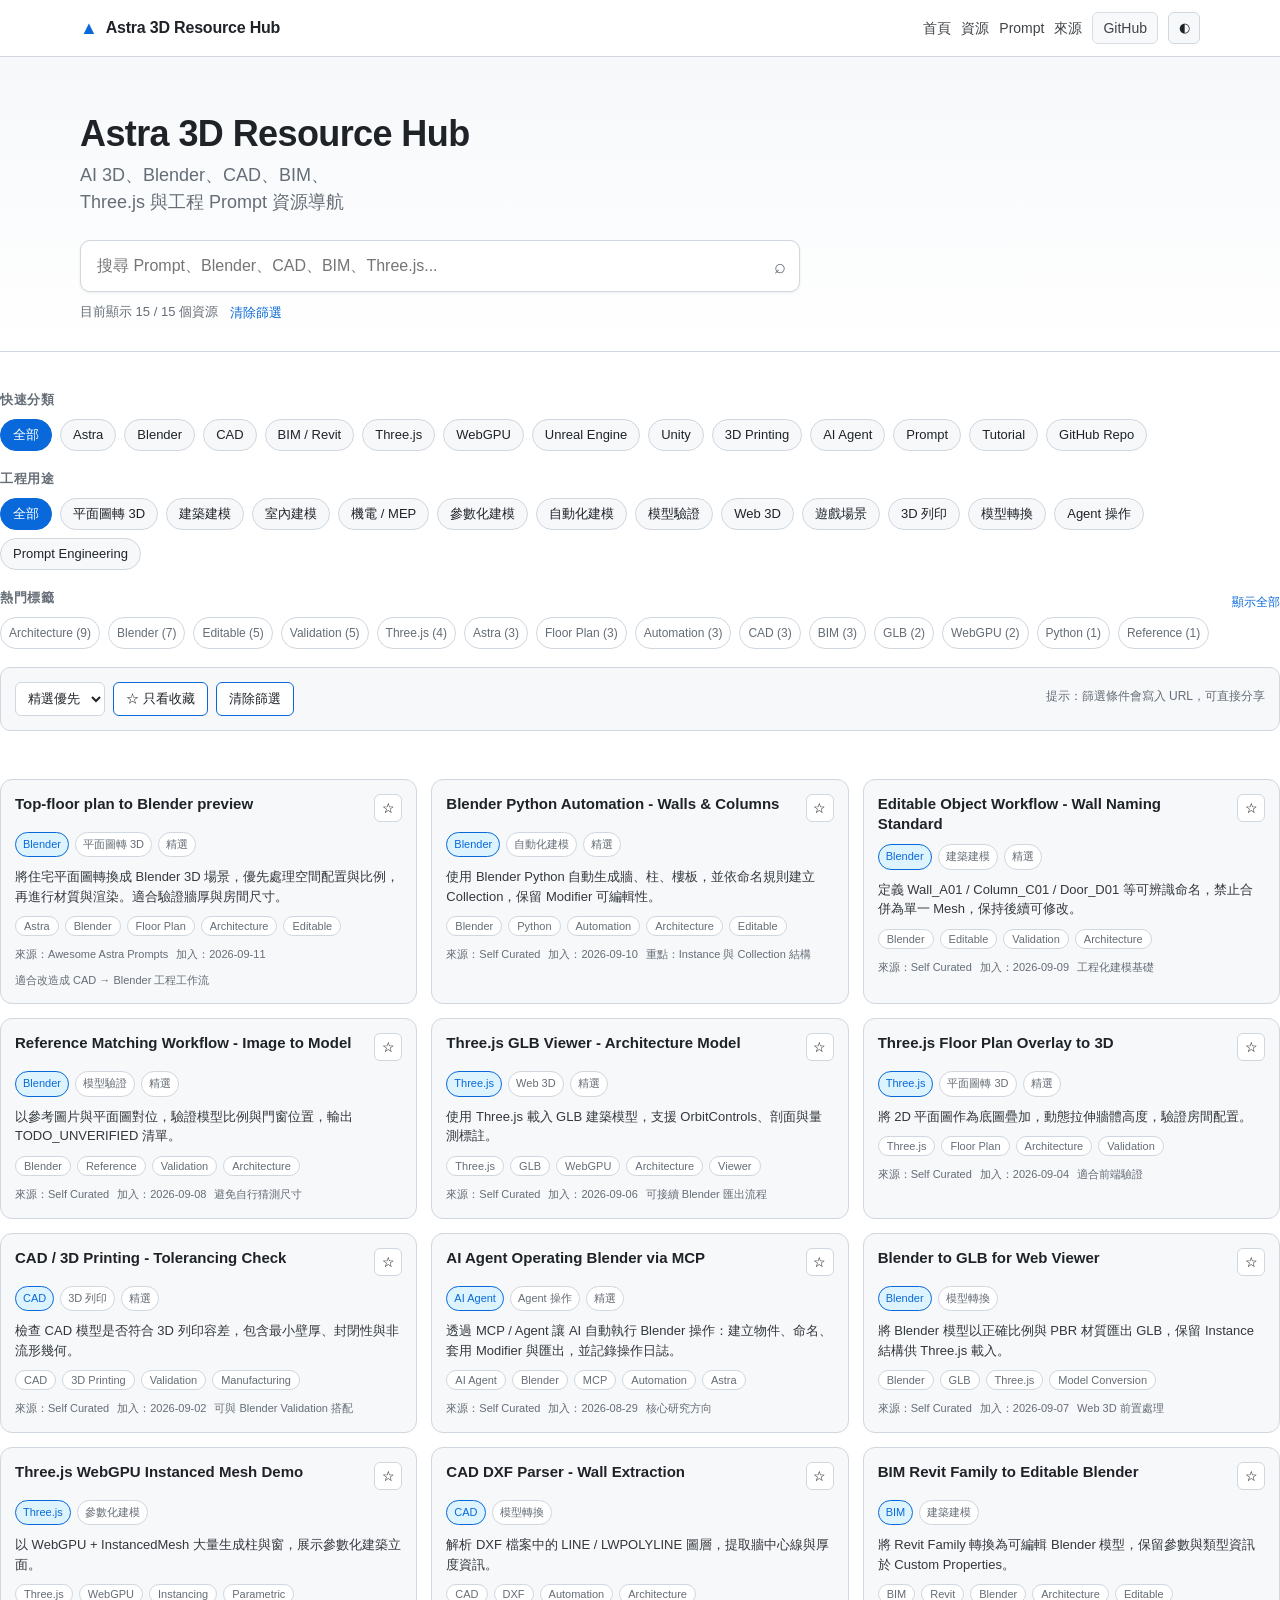
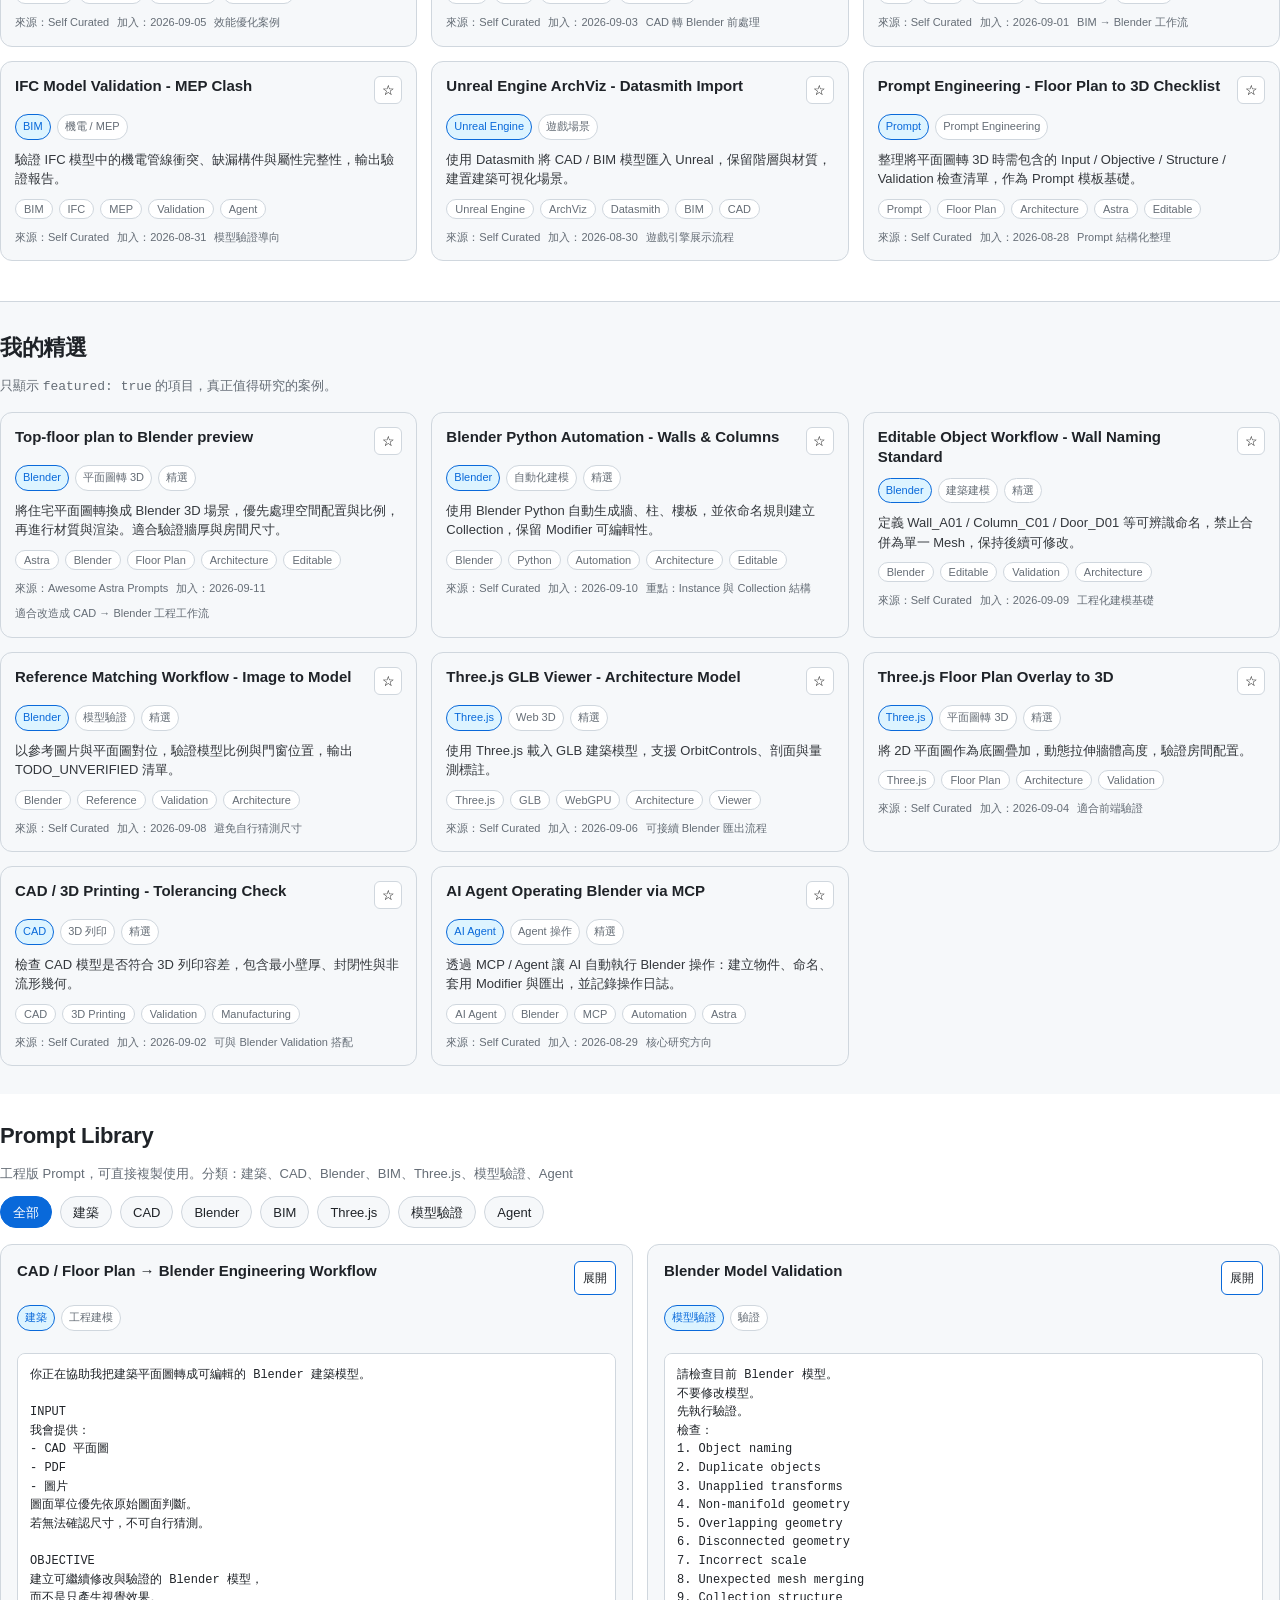
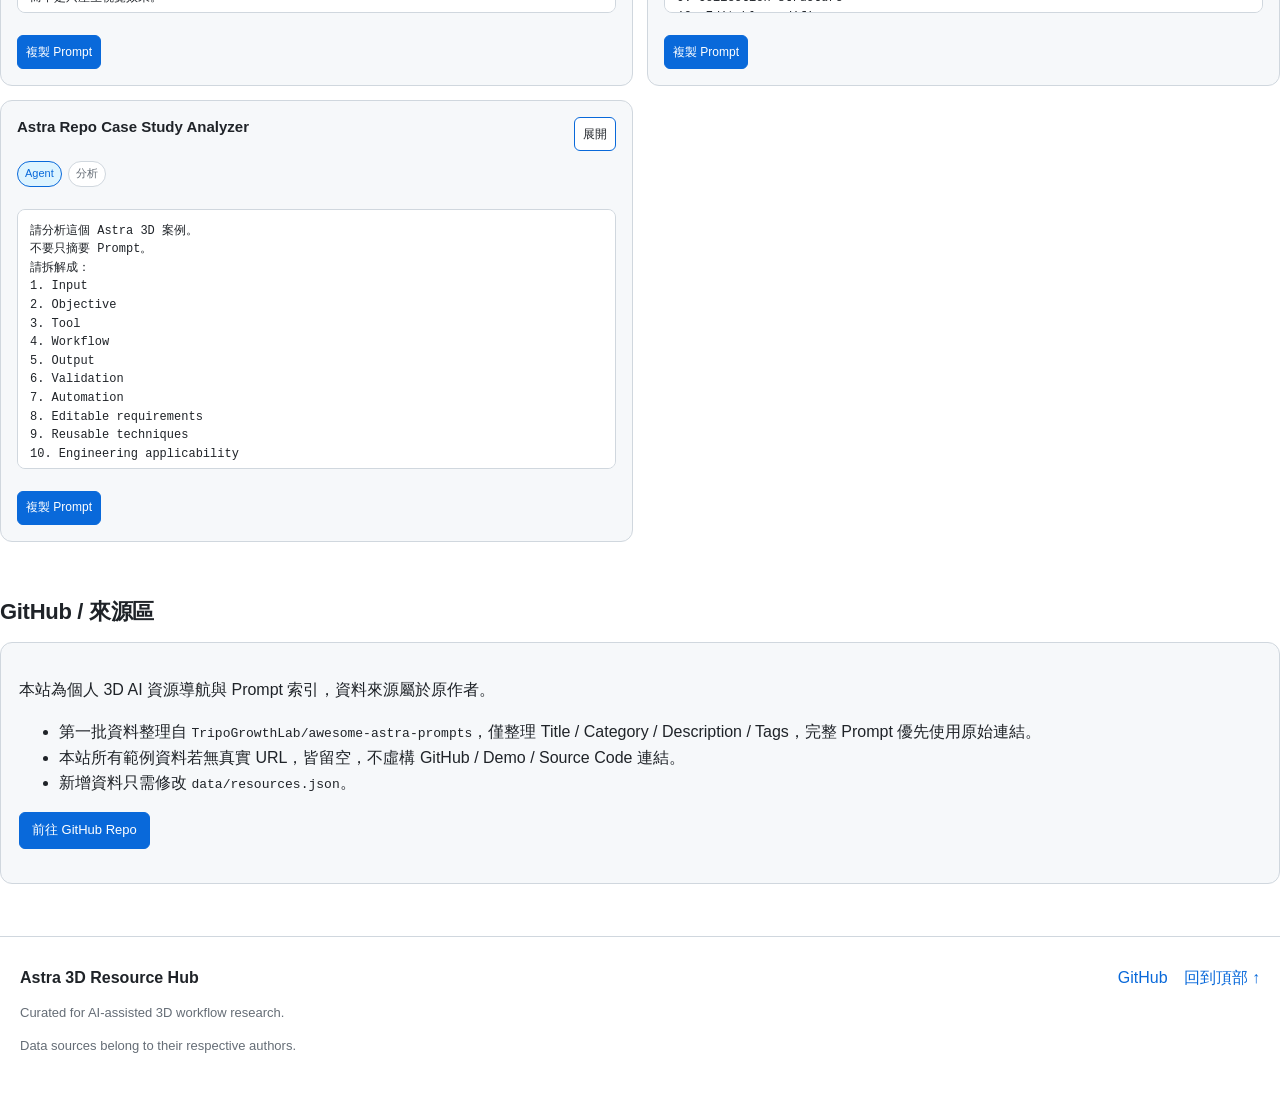
<file: index.html>
<!DOCTYPE html>
<html lang="zh-Hant">
<head>
<meta charset="UTF-8">
<meta name="viewport" content="width=device-width, initial-scale=1.0">
<title>Astra 3D Resource Hub</title>
<meta name="description" content="Curated Astra, Blender, CAD, BIM, Three.js and AI 3D workflow resources.">
<meta property="og:title" content="Astra 3D Resource Hub">
<meta property="og:description" content="AI 3D、Blender、CAD、BIM、Three.js 與工程 Prompt 資源導航">
<meta property="og:type" content="website">
<link rel="icon" href="data:,">
<link rel="stylesheet" href="./style.css">
</head>
<body>
<header id="site-header" role="banner">
  <div class="container header-inner">
    <div class="brand" aria-label="Astra 3D Resource Hub">
      <span class="brand-mark">▲</span>
      <span class="brand-text">Astra 3D Resource Hub</span>
    </div>
    <nav class="header-nav" aria-label="主導航">
      <a href="#home" class="nav-link">首頁</a>
      <a href="#resources-section" class="nav-link">資源</a>
      <a href="#prompts" class="nav-link">Prompt</a>
      <a href="#sources" class="nav-link">來源</a>
      <a href="https://github.com/rita112025-cpu/astra-3d-resource-hub" target="_blank" rel="noopener noreferrer" class="nav-link github-link" aria-label="GitHub Repo">GitHub</a>
      <button id="themeToggle" class="icon-btn" aria-label="切換深淺色模式">◐</button>
    </nav>
  </div>
</header>

<main>
  <!-- Hero -->
  <section id="home" class="hero">
    <div class="container">
      <h1 class="hero-title">Astra 3D Resource Hub</h1>
      <p class="hero-subtitle">AI 3D、Blender、CAD、BIM、<br>Three.js 與工程 Prompt 資源導航</p>
      <div class="search-wrap">
        <label for="searchInput" class="sr-only">搜尋資源</label>
        <input id="searchInput" type="search" placeholder="搜尋 Prompt、Blender、CAD、BIM、Three.js..." autocomplete="off" spellcheck="false">
        <span class="search-icon" aria-hidden="true">⌕</span>
      </div>
      <div class="search-meta">
        <span id="resultCount" aria-live="polite">載入中...</span>
        <button id="clearFiltersBtn2" class="link-btn">清除篩選</button>
      </div>
    </div>
  </section>

  <!-- Filters -->
  <section id="filters" class="filters container" aria-label="篩選區">
    <div class="filter-block">
      <h2 class="filter-title">快速分類</h2>
      <div id="categoryFilters" class="chip-group" role="group" aria-label="主要分類"></div>
    </div>
    <div class="filter-block">
      <h2 class="filter-title">工程用途</h2>
      <div id="useCaseFilters" class="chip-group" role="group" aria-label="用途分類"></div>
    </div>
    <div class="filter-block">
      <div class="filter-header-row">
        <h2 class="filter-title">熱門標籤</h2>
        <button id="toggleTagsBtn" class="link-btn small">顯示全部</button>
      </div>
      <div id="tagFilters" class="chip-group tags" role="group" aria-label="標籤篩選"></div>
    </div>
    <div class="filter-actions">
      <div class="action-left">
        <label for="sortSelect" class="sr-only">排序</label>
        <select id="sortSelect" class="select">
          <option value="featured">精選優先</option>
          <option value="name">名稱 A-Z</option>
          <option value="newest">最新加入</option>
        </select>
        <button id="favoritesOnlyBtn" class="btn secondary" aria-pressed="false">☆ 只看收藏</button>
        <button id="clearFiltersBtn" class="btn secondary">清除篩選</button>
      </div>
      <div class="action-right">
        <span class="hint">提示：篩選條件會寫入 URL，可直接分享</span>
      </div>
    </div>
  </section>

  <!-- Resources -->
  <section id="resources-section" class="section container">
    <div id="errorState" class="state-card error" hidden role="alert">
      <h3>資源資料載入失敗。</h3>
      <p>請確認 <code>data/resources.json</code> 格式是否正確。</p>
      <p class="muted">錯誤：<span id="errorMsg"></span></p>
    </div>
    <div id="resourceGrid" class="grid"></div>
    <div id="emptyState" class="state-card empty" hidden>
      <h3>找不到符合條件的資源。</h3>
      <p>請嘗試：</p>
      <ul>
        <li>移除部分篩選</li>
        <li>使用其他關鍵字</li>
      </ul>
      <button id="emptyClearBtn" class="btn">清除篩選</button>
    </div>
  </section>

  <!-- Featured -->
  <section id="featured" class="section container featured-section">
    <div class="section-header">
      <h2>我的精選</h2>
      <p class="muted">只顯示 <code>featured: true</code> 的項目，真正值得研究的案例。</p>
    </div>
    <div id="featuredGrid" class="grid"></div>
  </section>

  <!-- Prompt Library -->
  <section id="prompts" class="section container">
    <div class="section-header">
      <h2>Prompt Library</h2>
      <p class="muted">工程版 Prompt，可直接複製使用。分類：建築、CAD、Blender、BIM、Three.js、模型驗證、Agent</p>
      <div id="promptCategoryFilters" class="chip-group"></div>
    </div>
    <div id="promptGrid" class="prompt-grid"></div>
  </section>

  <!-- Sources -->
  <section id="sources" class="section container">
    <div class="section-header">
      <h2>GitHub / 來源區</h2>
    </div>
    <div class="source-card">
      <p>本站為個人 3D AI 資源導航與 Prompt 索引，資料來源屬於原作者。</p>
      <ul>
        <li>第一批資料整理自 <code>TripoGrowthLab/awesome-astra-prompts</code>，僅整理 Title / Category / Description / Tags，完整 Prompt 優先使用原始連結。</li>
        <li>本站所有範例資料若無真實 URL，皆留空，不虛構 GitHub / Demo / Source Code 連結。</li>
        <li>新增資料只需修改 <code>data/resources.json</code>。</li>
      </ul>
      <p>
        <a href="https://github.com/rita112025-cpu/astra-3d-resource-hub" target="_blank" rel="noopener noreferrer" class="btn">前往 GitHub Repo</a>
      </p>
    </div>
  </section>
</main>

<footer id="site-footer" class="footer">
  <div class="container footer-inner">
    <div>
      <strong>Astra 3D Resource Hub</strong>
      <p class="muted">Curated for AI-assisted 3D workflow research.</p>
      <p class="muted">Data sources belong to their respective authors.</p>
    </div>
    <div class="footer-links">
      <a href="https://github.com/rita112025-cpu/astra-3d-resource-hub" target="_blank" rel="noopener noreferrer">GitHub</a>
      <a href="#home">回到頂部 ↑</a>
    </div>
  </div>
</footer>

<div id="toast" class="toast" role="status" aria-live="polite" hidden>已複製</div>

<script src="./app.js" type="module"></script>
</body>
</html>
</file>
<file: style.css>
:root{
  --bg:#ffffff;
  --card:#f6f8fa;
  --border:#d0d7de;
  --text:#1f2328;
  --secondary:#656d76;
  --accent:#0969da;
  --accent-soft:#ddf4ff;
  --header-bg:rgba(255,255,255,0.86);
  --shadow:0 1px 3px rgba(0,0,0,0.08);
}
[data-theme="dark"]{
  --bg:#0d1117;
  --card:#161b22;
  --border:#30363d;
  --text:#e6edf3;
  --secondary:#8b949e;
  --accent:#58a6ff;
  --accent-soft:#1f2a38;
  --header-bg:rgba(13,17,23,0.86);
  --shadow:0 1px 3px rgba(0,0,0,0.3);
}
@media (prefers-color-scheme: dark){
  :root:not([data-theme="light"]){
    --bg:#0d1117;
    --card:#161b22;
    --border:#30363d;
    --text:#e6edf3;
    --secondary:#8b949e;
    --accent:#58a6ff;
    --accent-soft:#1f2a38;
    --header-bg:rgba(13,17,23,0.86);
    --shadow:0 1px 3px rgba(0,0,0,0.3);
  }
}
*{box-sizing:border-box}
html{scroll-behavior:smooth; max-width:100vw; overflow-x:clip}
body{
  margin:0;
  font-family: -apple-system, BlinkMacSystemFont, "Segoe UI", Noto Sans TC, "Helvetica Neue", Arial, "PingFang TC", "Microsoft JhengHei", sans-serif;
  background:var(--bg);
  color:var(--text);
  line-height:1.6;
  -webkit-font-smoothing:antialiased;
  max-width:100vw;
  overflow-x:clip;
}
a{color:var(--accent); text-decoration:none}
a:hover{text-decoration:underline}
.container{max-width:1160px; margin:0 auto; padding:0 20px; max-width:100%; box-sizing:border-box}
@media (min-width: 1160px){ .container{max-width:1160px} }
.sr-only{position:absolute; width:1px; height:1px; padding:0; margin:-1px; overflow:hidden; clip:rect(0,0,0,0); border:0}

/* Header */
#site-header{
  position:sticky; top:0; z-index:50;
  backdrop-filter: blur(12px);
  background:var(--header-bg);
  border-bottom:1px solid var(--border);
  max-width:100vw;
}
.header-inner{display:flex; align-items:center; justify-content:space-between; height:56px; gap:12px; flex-wrap:nowrap; overflow:hidden}
.brand{display:flex; align-items:center; gap:8px; font-weight:700; letter-spacing:-0.2px; min-width:0; flex-shrink:1}
.brand-mark{color:var(--accent); font-size:18px; flex-shrink:0}
.brand-text{white-space:nowrap; overflow:hidden; text-overflow:ellipsis}
.header-nav{display:flex; align-items:center; gap:10px; flex-shrink:0; flex-wrap:nowrap; white-space:nowrap}
.nav-link{font-size:14px; color:var(--text); opacity:0.85; white-space:nowrap}
.nav-link:hover{opacity:1; text-decoration:none}
.github-link{border:1px solid var(--border); padding:4px 10px; border-radius:6px; background:var(--card)}
.icon-btn{border:1px solid var(--border); background:var(--card); color:var(--text); width:32px; height:32px; border-radius:6px; cursor:pointer; flex-shrink:0; display:inline-flex; align-items:center; justify-content:center}
.icon-btn:focus-visible, .btn:focus-visible, .chip:focus-visible, .select:focus-visible, input:focus-visible{outline:2px solid var(--accent); outline-offset:2px}

/* Hero */
.hero{padding:56px 0 28px; border-bottom:1px solid var(--border); background: linear-gradient(180deg, var(--card), transparent); max-width:100vw; overflow-x:clip}
.hero-title{font-size:36px; margin:0 0 8px; letter-spacing:-0.6px; line-height:1.15}
.hero-subtitle{font-size:18px; color:var(--secondary); margin:0 0 24px; line-height:1.5}
.search-wrap{position:relative; max-width:720px; width:100%}
.search-wrap input{
  width:100%; height:52px; padding:0 48px 0 16px;
  border-radius:10px; border:1px solid var(--border);
  background:var(--bg); color:var(--text); font-size:16px;
  box-shadow:var(--shadow); max-width:100%;
}
.search-icon{position:absolute; right:14px; top:50%; transform:translateY(-50%); color:var(--secondary); font-size:20px}
.search-meta{display:flex; gap:12px; align-items:center; margin-top:10px; font-size:13px; color:var(--secondary); flex-wrap:wrap}
.link-btn{background:none; border:none; color:var(--accent); cursor:pointer; font-size:13px; padding:0}
.link-btn.small{font-size:12px}

/* Filters */
.filters{padding:20px 0; max-width:100vw; overflow-x:clip}
.filter-block{margin:18px 0}
.filter-title{font-size:13px; text-transform:uppercase; letter-spacing:0.6px; color:var(--secondary); margin:0 0 8px}
.filter-header-row{display:flex; align-items:center; justify-content:space-between; gap:8px}
.chip-group{display:flex; flex-wrap:wrap; gap:8px; max-width:100%}
.chip{
  border:1px solid var(--border); background:var(--card); color:var(--text);
  padding:6px 12px; border-radius:999px; font-size:13px; cursor:pointer; line-height:1;
  min-height:32px; display:inline-flex; align-items:center; justify-content:center;
}
.chip.active{background:var(--accent); color:#fff; border-color:var(--accent)}
.chip.tag{font-size:12px}
.chip-group.tags.collapsed .chip:nth-child(n+15){display:none}
.filter-actions{display:flex; flex-wrap:wrap; justify-content:space-between; gap:12px; margin-top:16px; padding:14px; border:1px solid var(--border); border-radius:10px; background:var(--card); max-width:100%}
.action-left{display:flex; flex-wrap:wrap; gap:8px; align-items:center; max-width:100%}
.select{height:34px; border:1px solid var(--border); border-radius:6px; background:var(--bg); color:var(--text); padding:0 8px; font-size:13px; max-width:100%}
.btn{border:1px solid var(--border); background:var(--accent); color:#fff; border-color:var(--accent); padding:7px 12px; border-radius:6px; font-size:13px; cursor:pointer; min-height:34px; display:inline-flex; align-items:center; justify-content:center; max-width:100%; word-break:break-word}
.btn.secondary{background:var(--bg); color:var(--text)}
.btn.small{padding:4px 8px; font-size:12px}
.hint{font-size:12px; color:var(--secondary)}

/* Section */
.section{padding:28px 0; max-width:100vw; overflow-x:clip}
.section-header{margin-bottom:16px; max-width:100%}
.section-header h2{margin:0 0 6px; font-size:22px; letter-spacing:-0.3px; line-height:1.3}
.muted{color:var(--secondary); font-size:13px; line-height:1.5}

/* Grid */
.grid{display:grid; gap:14px; grid-template-columns: repeat(3, minmax(0,1fr)); max-width:100%}
@media (max-width: 980px){ .grid{grid-template-columns: repeat(2, minmax(0,1fr))} }

.card{
  border:1px solid var(--border); background:var(--card); border-radius:12px; padding:14px;
  display:flex; flex-direction:column; gap:10px; position:relative; max-width:100%; min-width:0;
  overflow-wrap:break-word; word-break:break-word;
}
.card:hover{border-color:var(--accent)}
.card-top{display:flex; justify-content:space-between; gap:8px; align-items:flex-start; max-width:100%}
.card-title{font-size:15px; font-weight:650; margin:0; line-height:1.35; min-width:0; flex:1; overflow-wrap:break-word}
.fav-btn{border:1px solid var(--border); background:var(--bg); width:28px; height:28px; border-radius:6px; cursor:pointer; font-size:14px; flex-shrink:0; display:inline-flex; align-items:center; justify-content:center}
.fav-btn.active{color:var(--accent)}
.badges{display:flex; flex-wrap:wrap; gap:6px; max-width:100%}
.badge{font-size:11px; padding:3px 7px; border-radius:999px; border:1px solid var(--border); background:var(--bg); color:var(--secondary); max-width:100%; overflow-wrap:break-word}
.badge.cat{color:var(--accent); border-color:var(--accent); background:var(--accent-soft)}
.desc{font-size:13px; color:var(--text); opacity:0.9; margin:0; line-height:1.5; overflow-wrap:break-word}
.tags-row{display:flex; flex-wrap:wrap; gap:6px; max-width:100%}
.tag{font-size:11px; padding:3px 8px; border-radius:999px; background:var(--bg); border:1px solid var(--border); color:var(--secondary); cursor:pointer; max-width:100%; overflow-wrap:break-word}
.tag:hover{border-color:var(--accent); color:var(--accent)}
.meta{font-size:11px; color:var(--secondary); display:flex; flex-wrap:wrap; gap:8px; max-width:100%}
.card-actions{display:flex; flex-wrap:wrap; gap:6px; margin-top:2px; max-width:100%}
.card-actions .btn{font-size:12px; padding:5px 9px}
.state-card{border:1px dashed var(--border); border-radius:12px; padding:24px; background:var(--card); text-align:center; max-width:100%}
.state-card.error{border-style:solid; border-color:#ff7b72; background:rgba(255,123,114,0.08)}
.state-card ul{list-style:disc; text-align:left; display:inline-block; margin:8px 0; color:var(--secondary)}

/* Featured */
.featured-section{border-top:1px solid var(--border); background:var(--card); border-radius:0; padding-top:32px; margin-top:12px; max-width:100vw}

/* Prompt */
.prompt-grid{display:grid; gap:14px; grid-template-columns: repeat(2, minmax(0,1fr)); max-width:100%}
@media (max-width: 800px){ .prompt-grid{grid-template-columns:1fr} }
.prompt-card{border:1px solid var(--border); background:var(--card); border-radius:12px; padding:16px; display:flex; flex-direction:column; gap:10px; max-width:100%; min-width:0}
.prompt-card h3{margin:0; font-size:15px; line-height:1.3; overflow-wrap:break-word}
.prompt-meta{display:flex; gap:6px; flex-wrap:wrap; max-width:100%}
.prompt-content{position:relative; border:1px solid var(--border); border-radius:8px; background:var(--bg); padding:12px; max-height:260px; overflow:auto; font-size:12px; white-space:pre-wrap; line-height:1.55; font-family: ui-monospace, SFMono-Regular, Menlo, Consolas, monospace; max-width:100%; overflow-wrap:break-word; word-break:break-word}
.prompt-card.expanded .prompt-content{max-height:none}
.prompt-actions{display:flex; gap:8px; flex-wrap:wrap; max-width:100%}

/* Source */
.source-card{border:1px solid var(--border); background:var(--card); border-radius:12px; padding:18px; line-height:1.6; max-width:100%; overflow-wrap:break-word}

/* Footer */
.footer{border-top:1px solid var(--border); padding:28px 0; margin-top:24px; max-width:100vw}
.footer-inner{display:flex; justify-content:space-between; gap:20px; flex-wrap:wrap; max-width:100%}
.footer-links{display:flex; gap:16px; flex-wrap:wrap}

/* Toast */
.toast{position:fixed; left:50%; bottom:24px; transform:translateX(-50%); background:var(--text); color:var(--bg); padding:10px 16px; border-radius:999px; font-size:13px; z-index:100; box-shadow:var(--shadow); max-width:90vw; text-align:center}

/* ===================== */
/* Mobile Typography Fix */
/* ===================== */
@media (max-width: 640px){
  body{font-size:16px; line-height:1.6}
  .container{padding:0 16px}
  #site-header .header-inner{height:56px; gap:8px}
  .brand-text{font-size:16px}
  .nav-link{font-size:15px}
  .github-link{font-size:14px; padding:6px 10px; min-height:36px; display:inline-flex; align-items:center}
  .icon-btn{width:40px; height:40px; min-width:40px; min-height:40px; font-size:16px; border-radius:8px}
  
  .hero{padding:32px 0 20px}
  .hero-title{font-size:30px; line-height:1.25; letter-spacing:-0.5px}
  .hero-subtitle{font-size:17px; line-height:1.6}
  .search-wrap input{font-size:16px !important; height:52px; min-height:48px; padding:0 44px 0 16px; border-radius:12px}
  .search-meta{font-size:14px}
  .link-btn{font-size:14px; min-height:36px}
  .link-btn.small{font-size:14px}

  .filter-title{font-size:13px}
  .chip{font-size:15px; padding:10px 16px; min-height:40px; border-radius:999px; line-height:1.2}
  .chip.tag{font-size:14px; padding:9px 14px; min-height:38px}
  .filter-actions{padding:16px; gap:14px; flex-direction:column; align-items:stretch}
  .action-left{gap:10px}
  .select{font-size:16px; height:44px; min-height:44px; padding:0 12px; border-radius:8px}
  .btn{font-size:15px; min-height:44px; padding:10px 16px; border-radius:8px}
  .btn.small{font-size:14px; min-height:38px; padding:8px 12px}
  .hint{font-size:14px; line-height:1.5}
  
  .section{padding:22px 0}
  .section-header h2{font-size:22px; line-height:1.3}
  .muted{font-size:14px; line-height:1.5}
  
  .grid{grid-template-columns:1fr; gap:16px}
  .card{padding:16px; gap:12px; border-radius:14px}
  .card-title{font-size:17px; line-height:1.3}
  .desc{font-size:16px; line-height:1.55}
  .badges .badge{font-size:12px; padding:4px 9px}
  .tags-row .tag{font-size:14px; padding:6px 12px; min-height:32px}
  .meta{font-size:14px}
  .card-actions{gap:8px}
  .card-actions .btn{flex:1 1 calc(50% - 4px); min-height:44px; font-size:15px; justify-content:center}
  .fav-btn{width:40px; height:40px; min-width:40px; min-height:40px; font-size:18px; border-radius:8px}

  .prompt-grid{grid-template-columns:1fr; gap:16px}
  .prompt-card{padding:16px}
  .prompt-card h3{font-size:17px; line-height:1.3}
  .prompt-content{font-size:14px; line-height:1.55; padding:14px}
  
  .source-card{padding:16px; font-size:15px; line-height:1.6}
  .footer{padding:20px 0}
  .footer-inner{font-size:14px}
  .toast{font-size:14px; padding:12px 18px}
}

@media (max-width: 400px){
  .hero-title{font-size:28px}
  .card-actions .btn{flex:1 1 100%; width:100%}
  .action-left .btn, .action-left .select{width:100%}
  .header-inner{height:52px}
  .brand-text{font-size:15px}
  .nav-link{font-size:14px}
}

@media (max-width: 360px){
  .container{padding:0 14px}
  .brand-text{max-width:36vw}
  .hero-title{font-size:26px}
  .hero-subtitle{font-size:16px}
}

@media (max-width: 340px){
  .brand-text{display:none}
  .brand-mark{font-size:20px}
}

/* Prevent horizontal overflow at all breakpoints */
@media (max-width: 430px){
  html, body{overflow-x:clip}
  .container{overflow-x:clip}
  img, video, pre, code{max-width:100%}
}

/* Focus visible for accessibility */
:focus-visible{outline:2px solid var(--accent); outline-offset:2px}
</file>
